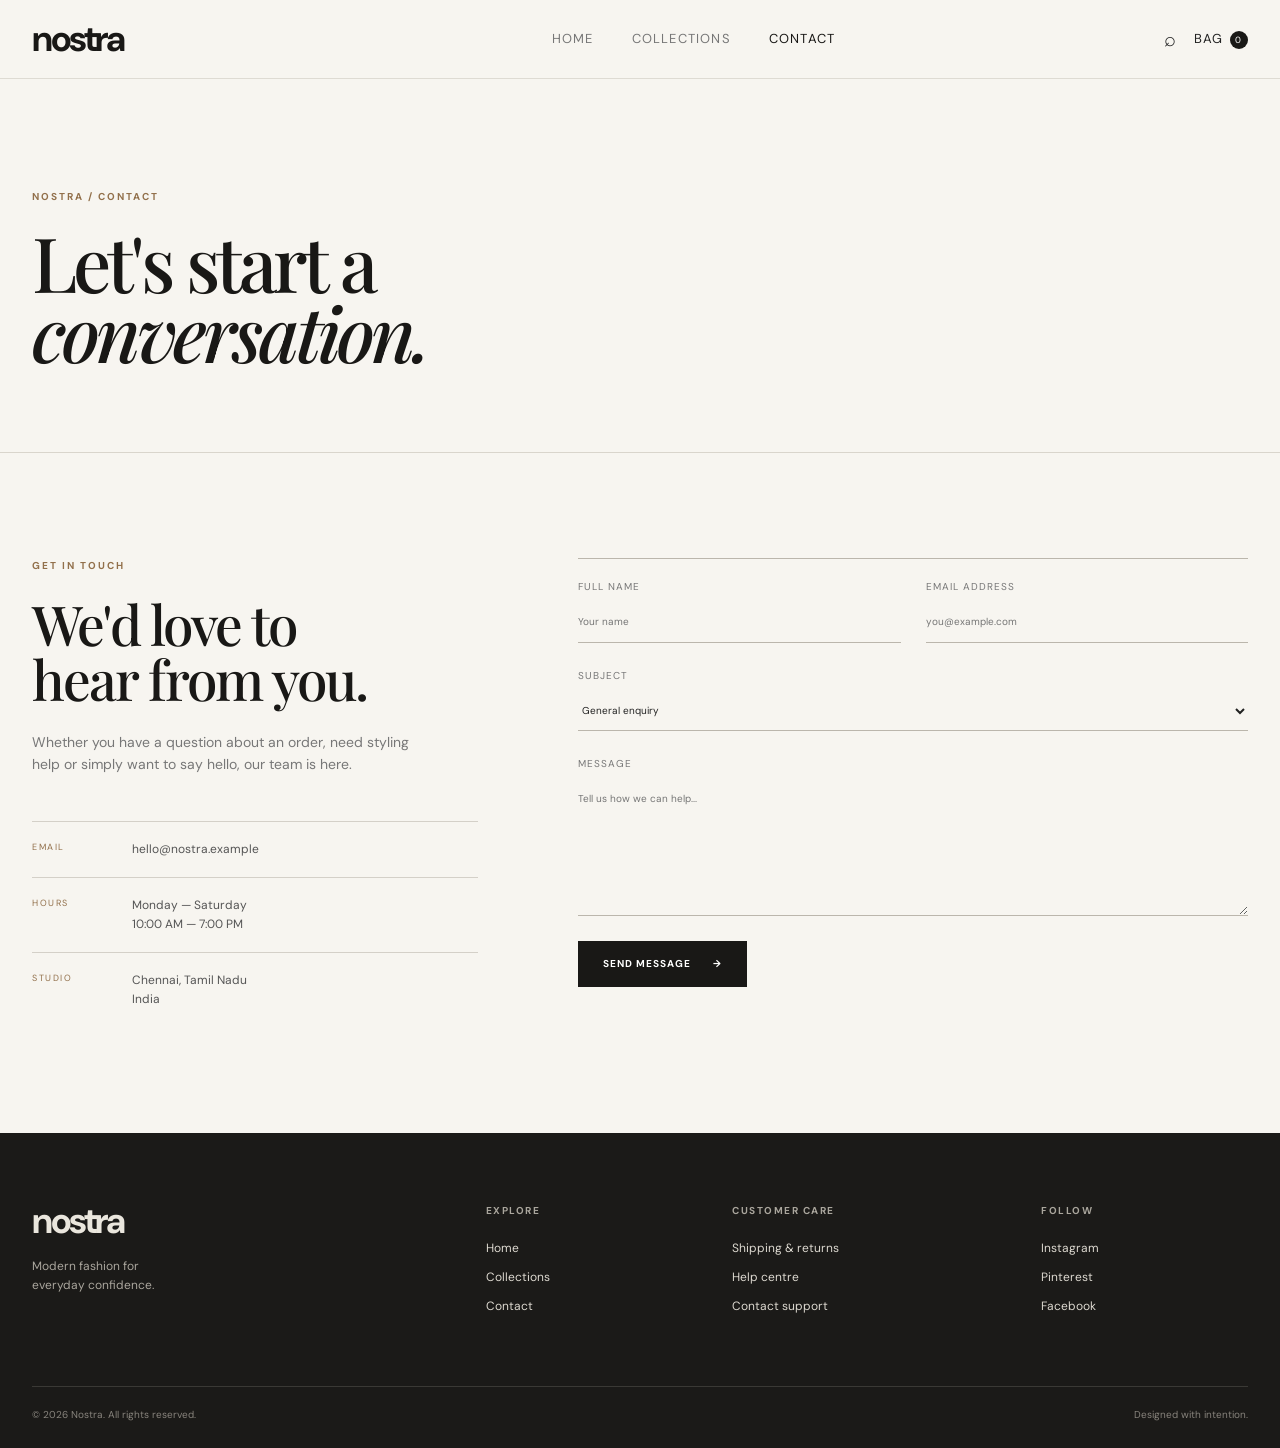
<file: contact.html>
<!DOCTYPE html>
<html lang="en">
<head>
  <meta charset="UTF-8">
  <meta name="viewport" content="width=device-width, initial-scale=1.0">
  <title>Contact — Nostra</title>
  <link rel="preconnect" href="https://fonts.googleapis.com">
  <link rel="preconnect" href="https://fonts.gstatic.com" crossorigin>
  <link href="https://fonts.googleapis.com/css2?family=DM+Sans:wght@400;500;600;700&family=Playfair+Display:wght@500;600&display=swap" rel="stylesheet">
  <link rel="stylesheet" href="style.css">
</head>
<body>
  <header class="site-header">
    <div class="nav-wrap">
      <a class="logo" href="index.html">nostra</a>
      <nav class="desktop-nav"><a href="index.html">Home</a><a href="collections.html">Collections</a><a class="active" href="contact.html">Contact</a></nav>
      <div class="nav-actions"><a class="icon-link" href="collections.html" aria-label="Search">⌕</a><button class="icon-btn cart-toggle">Bag <span class="count cart-count">0</span></button><button class="menu-btn" aria-label="Open menu"><span></span><span></span></button></div>
    </div>
    <div class="mobile-nav"><a href="index.html">Home</a><a href="collections.html">Collections</a><a href="contact.html">Contact</a></div>
  </header>

  <main>
    <section class="contact-hero"><p class="eyebrow">NOSTRA / CONTACT</p><h1>Let's start a<br><em>conversation.</em></h1></section>
    <section class="section contact-section">
      <div class="contact-info reveal">
        <p class="eyebrow">GET IN TOUCH</p><h2>We'd love to<br>hear from you.</h2>
        <p>Whether you have a question about an order, need styling help or simply want to say hello, our team is here.</p>
        <div class="contact-detail"><span>Email</span><a href="mailto:hello@nostra.example">hello@nostra.example</a></div>
        <div class="contact-detail"><span>Hours</span><p>Monday — Saturday<br>10:00 AM — 7:00 PM</p></div>
        <div class="contact-detail"><span>Studio</span><p>Chennai, Tamil Nadu<br>India</p></div>
      </div>
      <form class="contact-form reveal delay-1" id="contactForm">
        <div class="field-row"><label>Full name<input type="text" id="contactName" required placeholder="Your name"></label><label>Email address<input type="email" id="contactEmail" required placeholder="you@example.com"></label></div>
        <label>Subject<select id="contactSubject"><option>General enquiry</option><option>Order support</option><option>Returns & exchange</option><option>Styling assistance</option></select></label>
        <label>Message<textarea id="contactMessage" required rows="7" placeholder="Tell us how we can help..."></textarea></label>
        <button class="btn btn-dark" type="submit">Send message <span>→</span></button>
        <p class="form-message" id="contactMessageStatus"></p>
      </form>
    </section>
  </main>

  <footer class="site-footer">
    <div class="footer-main"><div><a class="logo footer-logo" href="index.html">nostra</a><p>Modern fashion for<br>everyday confidence.</p></div><div><h4>Explore</h4><a href="index.html">Home</a><a href="collections.html">Collections</a><a href="contact.html">Contact</a></div><div><h4>Customer care</h4><a href="contact.html">Shipping & returns</a><a href="contact.html">Help centre</a><a href="contact.html">Contact support</a></div><div><h4>Follow</h4><a href="#">Instagram</a><a href="#">Pinterest</a><a href="#">Facebook</a></div></div>
    <div class="footer-bottom"><span>© 2026 Nostra. All rights reserved.</span><span>Designed with intention.</span></div>
  </footer>
  <div class="cart-panel" id="cartPanel"><div class="panel-head"><h3>Your bag</h3><button class="close-panel">×</button></div><div id="cartItems" class="cart-items"><p class="empty-state">Your bag is empty.</p></div><div class="cart-total"><span>Total</span><strong id="cartTotal">₹0</strong></div><button class="btn btn-dark checkout-btn" id="checkoutBtn">Proceed to checkout</button></div>
  <div class="panel-overlay"></div><div class="toast" id="toast"></div>
  <script src="script.js"></script>
</body>
</html>
</file>
<file: style.css>
*{margin:0;padding:0;box-sizing:border-box}html{scroll-behavior:smooth}body{font-family:"DM Sans",sans-serif;background:#f7f5f0;color:#191816;line-height:1.6}a{text-decoration:none;color:inherit}button,input,textarea,select{font:inherit}.site-header{position:sticky;top:0;z-index:50;background:rgba(247,245,240,.92);backdrop-filter:blur(16px);border-bottom:1px solid #dedbd3}.nav-wrap{height:78px;max-width:1280px;margin:auto;padding:0 32px;display:flex;align-items:center;justify-content:space-between}.logo{font-size:36px;line-height:1;font-weight:700;letter-spacing:-2.5px}.desktop-nav{display:flex;gap:38px;margin-left:100px}.desktop-nav a{font-size:13px;text-transform:uppercase;letter-spacing:1.2px;color:#777;transition:.3s}.desktop-nav a:hover,.desktop-nav a.active{color:#191816}.nav-actions{display:flex;align-items:center;gap:18px}.icon-link,.icon-btn{background:none;border:0;font-size:20px;cursor:pointer;color:#222}.icon-btn{font-size:13px;text-transform:uppercase;letter-spacing:1px}.count{display:inline-flex;align-items:center;justify-content:center;background:#191816;color:white;border-radius:50%;width:18px;height:18px;font-size:9px;margin-left:3px}.menu-btn{display:none;background:none;border:0;width:28px;cursor:pointer}.menu-btn span{display:block;height:1px;background:#222;margin:6px 0}.mobile-nav{display:none;padding:20px 32px 26px;border-top:1px solid #dedbd3}.mobile-nav a{display:block;padding:9px 0;text-transform:uppercase;font-size:12px;letter-spacing:1.2px}.hero{max-width:1280px;margin:28px auto 0;min-height:650px;padding:55px 55px 40px;display:grid;grid-template-columns:43% 57%;align-items:center;background:#eee8dc;border-radius:3px;overflow:hidden;position:relative}.hero-copy{position:relative;z-index:2;padding:30px 0}.eyebrow{font-size:10px;letter-spacing:2px;font-weight:700;color:#92704b;margin-bottom:22px}.hero h1{font-family:"Playfair Display",serif;font-size:78px;line-height:.92;font-weight:500;letter-spacing:-4px;margin-bottom:30px}.hero h1 strong{font-family:"DM Sans",sans-serif;font-weight:700;letter-spacing:-5px}.hero-text{max-width:390px;color:#555;margin-bottom:30px;font-size:14px}.btn{display:inline-flex;align-items:center;justify-content:center;gap:22px;border:1px solid transparent;padding:14px 24px;cursor:pointer;text-transform:uppercase;letter-spacing:1px;font-size:10px;font-weight:700;transition:transform .3s,background .3s,border .3s}.btn:hover{transform:translateY(-2px)}.btn-dark{background:#191816;color:#fff}.btn-dark:hover{background:#393733}.btn-outline{border-color:#aaa;background:transparent}.trust-line{display:flex;align-items:center;gap:12px;margin-top:50px}.avatars{display:flex}.avatars span{width:27px;height:27px;border-radius:50%;background:#d2c0a4;border:2px solid #eee8dc;margin-left:-5px;display:grid;place-items:center;font-size:9px}.avatars span:first-child{margin-left:0}.trust-line small{font-size:9px;color:#777;line-height:1.35}.hero-visual{position:relative;height:100%;min-height:570px}.hero-image{position:absolute;inset:0 5% 0 0;overflow:hidden}.hero-image img{width:100%;height:100%;object-fit:cover;filter:saturate(.78);transition:transform 1.2s ease}.hero:hover .hero-image img{transform:scale(1.025)}.hero-badge{position:absolute;top:25px;right:8%;font-size:11px;letter-spacing:3px;text-align:center}.hero-badge span{font-size:8px;letter-spacing:1px;color:#92704b}.hero-side-copy{position:absolute;right:-5px;bottom:48px;background:rgba(247,245,240,.86);padding:20px 22px;min-width:155px}.hero-side-copy p{font-family:"Playfair Display",serif;font-size:16px;line-height:1.25}.hero-side-copy a{font-size:10px;text-transform:uppercase;letter-spacing:1px;display:block;margin-top:12px}.marquee{overflow:hidden;white-space:nowrap;background:#191816;color:#f7f5f0;padding:15px 0;font-size:10px;letter-spacing:3px}.marquee div{animation:marquee 22s linear infinite}@keyframes marquee{to{transform:translateX(-35%)}}.section{max-width:1280px;margin:0 auto;padding:105px 32px}.section-heading h2,.section-top h2{font-family:"Playfair Display",serif;font-size:54px;font-weight:500;line-height:1;letter-spacing:-2px}.section-heading h2 em,.editorial h2 em,.newsletter h2 em,.collection-hero h1 em,.contact-hero h1 em{font-weight:500}.feature-grid{display:grid;grid-template-columns:repeat(3,1fr);gap:1px;background:#d9d5cc;margin-top:65px}.feature-card{background:#f7f5f0;padding:42px;min-height:230px}.feature-card span{font-size:10px;color:#92704b}.feature-card h3{font-size:19px;margin:40px 0 12px}.feature-card p{font-size:13px;color:#6d6b66;max-width:300px}.section-top{display:flex;align-items:end;justify-content:space-between;margin-bottom:40px}.text-link{font-size:11px;text-transform:uppercase;letter-spacing:1px;border-bottom:1px solid #aaa;padding-bottom:5px}.product-grid{display:grid;grid-template-columns:repeat(4,1fr);gap:22px}.product-card{position:relative;animation:productIn .55s both}.product-image{height:390px;background:#e8e4dc;overflow:hidden;position:relative}.product-image img{width:100%;height:100%;object-fit:cover;transition:transform .65s ease}.product-card:hover .product-image img{transform:scale(1.045)}.product-meta{padding:14px 2px}.product-meta h3{font-size:13px;font-weight:600}.product-meta p{font-size:12px;color:#777;margin-top:3px}.product-heart{position:absolute;right:13px;top:13px;width:34px;height:34px;border:0;background:rgba(255,255,255,.88);border-radius:50%;cursor:pointer;font-size:19px;z-index:2}.product-heart.active{background:#191816;color:#fff}.add-btn{position:absolute;bottom:65px;left:12px;right:12px;padding:12px;border:0;background:#191816;color:white;font-size:9px;text-transform:uppercase;letter-spacing:1px;opacity:0;transform:translateY(8px);transition:.3s;cursor:pointer}.product-card:hover .add-btn{opacity:1;transform:none}.editorial{display:grid;grid-template-columns:1.25fr .75fr;gap:70px;align-items:center}.editorial-image{height:570px;overflow:hidden}.editorial-image img{width:100%;height:100%;object-fit:cover}.editorial-copy h2{font-family:"Playfair Display",serif;font-size:60px;line-height:.98;font-weight:500;letter-spacing:-3px}.editorial-copy>p:not(.eyebrow){color:#6d6b66;font-size:14px;max-width:400px;margin:28px 0 32px}.newsletter{padding-top:60px;padding-bottom:120px}.newsletter-inner{border-top:1px solid #cfcac0;padding-top:70px;text-align:center}.newsletter h2{font-family:"Playfair Display",serif;font-size:58px;line-height:1;letter-spacing:-2px}.newsletter-form{display:flex;max-width:530px;margin:38px auto 0;border-bottom:1px solid #aaa}.newsletter-form input{flex:1;background:transparent;border:0;outline:0;padding:14px 5px}.newsletter-form .btn{margin-bottom:5px}.form-message{font-size:12px;margin-top:14px;color:#6b715d}.site-footer{background:#1b1a18;color:#eae6dd;padding:70px 32px 25px}.footer-main{max-width:1280px;margin:auto;display:grid;grid-template-columns:2fr 1fr 1.3fr 1fr;gap:40px}.footer-logo{display:inline-block;margin-bottom:18px}.footer-main>div>p{font-size:12px;color:#aaa69d}.footer-main h4{font-size:10px;letter-spacing:1.5px;text-transform:uppercase;margin-bottom:20px;color:#aaa69d}.footer-main>div>a:not(.logo){display:block;font-size:12px;margin:10px 0;color:#ddd9d0;transition:.2s}.footer-main>div>a:hover{color:#fff}.footer-bottom{max-width:1280px;margin:60px auto 0;padding-top:20px;border-top:1px solid #3a3935;display:flex;justify-content:space-between;font-size:10px;color:#88847d}.collection-hero,.contact-hero{max-width:1280px;margin:0 auto;padding:110px 32px 85px;border-bottom:1px solid #d9d5cc}.collection-hero h1,.contact-hero h1{font-family:"Playfair Display",serif;font-size:76px;line-height:.92;font-weight:500;letter-spacing:-4px}.collection-hero>p:last-child{max-width:470px;color:#777;font-size:14px;margin-top:30px}.collection-section{padding-top:55px}.collection-toolbar{display:flex;justify-content:space-between;gap:30px;align-items:center;margin-bottom:24px}.search-box{width:310px;border-bottom:1px solid #aaa;display:flex;gap:10px;align-items:center}.search-box span{font-size:20px}.search-box input{border:0;background:transparent;outline:0;padding:11px 0;width:100%;font-size:12px}.filter-wrap{display:flex;gap:8px;flex-wrap:wrap}.filter-btn{background:transparent;border:1px solid #d1cdc4;padding:9px 14px;font-size:9px;text-transform:uppercase;letter-spacing:1px;cursor:pointer;transition:.25s}.filter-btn:hover,.filter-btn.active{background:#191816;color:#fff;border-color:#191816}.results-row{display:flex;justify-content:space-between;margin-bottom:28px;font-size:10px;color:#777;text-transform:uppercase;letter-spacing:1px}.clear-btn{border:0;background:none;text-decoration:underline;cursor:pointer;font-size:10px;color:#555}.no-results{text-align:center;padding:80px 0;display:none}.no-results h3{font-family:"Playfair Display",serif;font-size:30px}.no-results p{color:#777;font-size:13px}.contact-section{display:grid;grid-template-columns:.8fr 1.2fr;gap:100px}.contact-info h2{font-family:"Playfair Display",serif;font-size:55px;line-height:1;letter-spacing:-2px;font-weight:500}.contact-info>p:not(.eyebrow){color:#777;font-size:14px;max-width:390px;margin:25px 0 45px}.contact-detail{padding:18px 0;border-top:1px solid #d4d0c8;display:grid;grid-template-columns:100px 1fr;font-size:12px}.contact-detail span{font-size:9px;text-transform:uppercase;letter-spacing:1.5px;color:#92704b}.contact-detail p,.contact-detail a{color:#555}.contact-form{border-top:1px solid #bbb6ac;padding-top:20px}.contact-form label{display:block;font-size:10px;text-transform:uppercase;letter-spacing:1px;color:#777;margin-bottom:25px}.contact-form input,.contact-form textarea,.contact-form select{display:block;width:100%;border:0;border-bottom:1px solid #bbb6ac;background:transparent;outline:0;padding:12px 0;margin-top:7px;color:#222;resize:vertical}.field-row{display:grid;grid-template-columns:1fr 1fr;gap:25px}.cart-panel{position:fixed;z-index:100;right:0;top:0;height:100vh;width:min(430px,100%);background:#f7f5f0;transform:translateX(105%);transition:transform .45s cubic-bezier(.77,0,.18,1);padding:30px;display:flex;flex-direction:column}.cart-panel.open{transform:none}.panel-overlay{position:fixed;inset:0;background:rgba(0,0,0,.3);z-index:90;opacity:0;pointer-events:none;transition:.3s}.panel-overlay.open{opacity:1;pointer-events:auto}.panel-head{display:flex;justify-content:space-between;align-items:center;border-bottom:1px solid #d4d0c8;padding-bottom:20px}.panel-head h3{font-family:"Playfair Display",serif;font-size:28px;font-weight:500}.close-panel{background:none;border:0;font-size:27px;cursor:pointer}.cart-items{flex:1;overflow:auto;padding:20px 0}.cart-row{display:grid;grid-template-columns:70px 1fr auto;gap:13px;align-items:center;margin-bottom:18px}.cart-row img{width:70px;height:85px;object-fit:cover}.cart-row h4{font-size:12px}.cart-row p{font-size:11px;color:#777}.remove-item{border:0;background:none;text-decoration:underline;font-size:9px;cursor:pointer}.empty-state{font-size:13px;color:#888;text-align:center;padding-top:80px}.cart-total{border-top:1px solid #ccc7bd;padding:20px 0;display:flex;justify-content:space-between}.checkout-btn{width:100%}.toast{position:fixed;z-index:120;bottom:25px;left:50%;transform:translate(-50%,20px);background:#191816;color:#fff;padding:12px 20px;font-size:11px;opacity:0;pointer-events:none;transition:.35s}.toast.show{opacity:1;transform:translate(-50%,0)}.reveal{opacity:0;transform:translateY(25px);transition:opacity .8s ease,transform .8s ease}.reveal.visible{opacity:1;transform:none}.delay-1{transition-delay:.12s}.delay-2{transition-delay:.24s}@keyframes productIn{from{opacity:0;transform:translateY(15px)}to{opacity:1;transform:none}}@media(max-width:900px){.desktop-nav{margin-left:0;gap:18px}.hero{margin:15px 15px 0;padding:35px 28px;grid-template-columns:1fr;min-height:auto}.hero-copy{padding:15px 0}.hero h1{font-size:60px}.hero-visual{height:500px;min-height:0;margin-top:20px}.product-grid{grid-template-columns:repeat(2,1fr)}.product-image{height:360px}.editorial{grid-template-columns:1fr;gap:35px}.editorial-image{height:480px}.contact-section{grid-template-columns:1fr;gap:60px}.footer-main{grid-template-columns:repeat(2,1fr)}.collection-toolbar{align-items:flex-start;flex-direction:column}.search-box{width:100%}}@media(max-width:650px){.nav-wrap{height:68px;padding:0 20px}.logo{font-size:30px}.desktop-nav,.nav-actions .wishlist-toggle{display:none}.menu-btn{display:block}.mobile-nav.open{display:block}.hero{border-radius:0;margin:0;padding:40px 20px 20px}.hero h1{font-size:53px;letter-spacing:-3px}.hero-text{font-size:13px}.hero-visual{height:440px}.hero-side-copy{right:0;bottom:20px}.hero-badge{right:15px}.section{padding:75px 20px}.section-heading h2,.section-top h2{font-size:43px}.feature-grid{grid-template-columns:1fr;margin-top:40px}.feature-card{min-height:190px;padding:30px}.product-grid{grid-template-columns:repeat(2,1fr);gap:13px}.product-image{height:270px}.product-meta h3{font-size:11px}.add-btn{opacity:1;transform:none;bottom:58px}.editorial-image{height:390px}.editorial-copy h2{font-size:48px}.newsletter h2{font-size:43px}.newsletter-form{display:block;border:0}.newsletter-form input{border-bottom:1px solid #aaa;width:100%;margin-bottom:10px}.newsletter-form .btn{width:100%}.footer-main{grid-template-columns:1fr 1fr;gap:35px}.footer-main>div:first-child{grid-column:1/-1}.footer-bottom{display:block}.footer-bottom span{display:block;margin-top:6px}.collection-hero,.contact-hero{padding:75px 20px 55px}.collection-hero h1,.contact-hero h1{font-size:55px}.filter-wrap{gap:6px}.filter-btn{padding:8px 10px}.contact-section{padding-top:65px}.contact-info h2{font-size:45px}.field-row{grid-template-columns:1fr;gap:0}.cart-panel{padding:24px 20px}}
</file>
